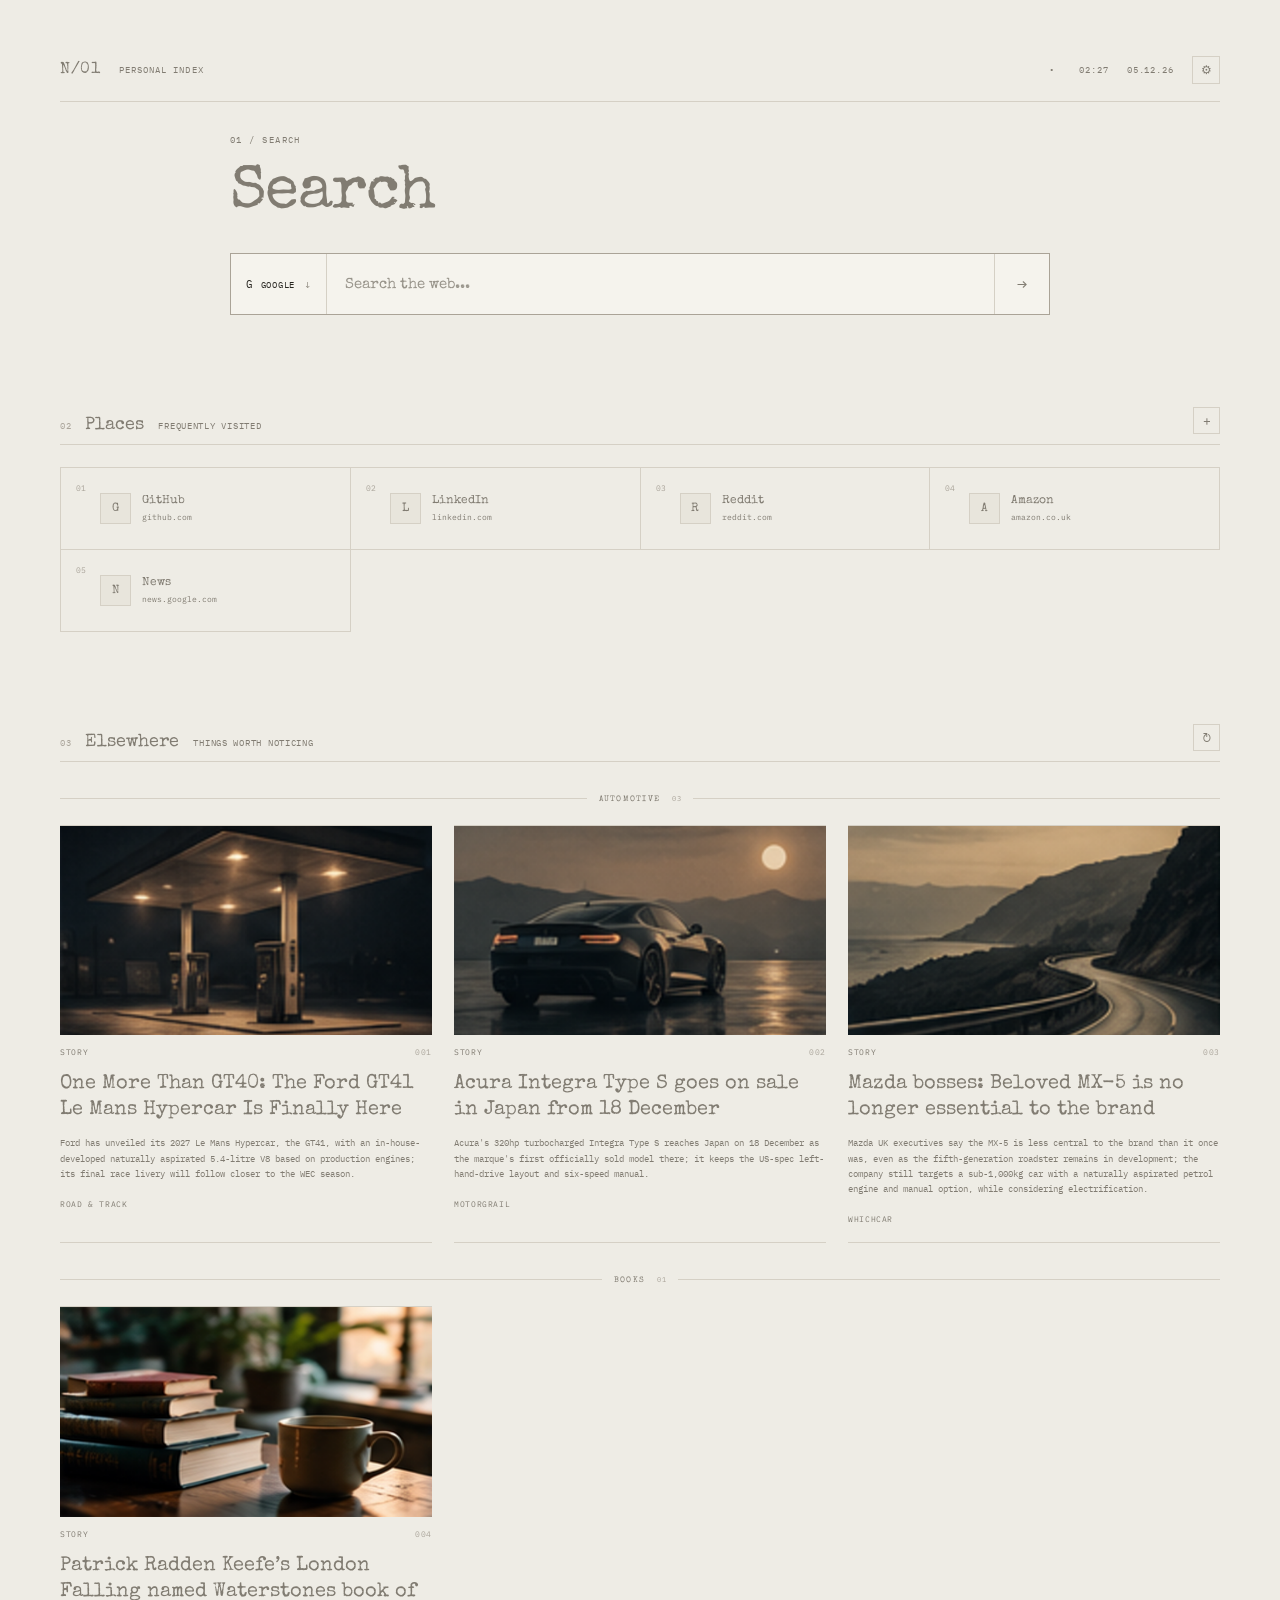
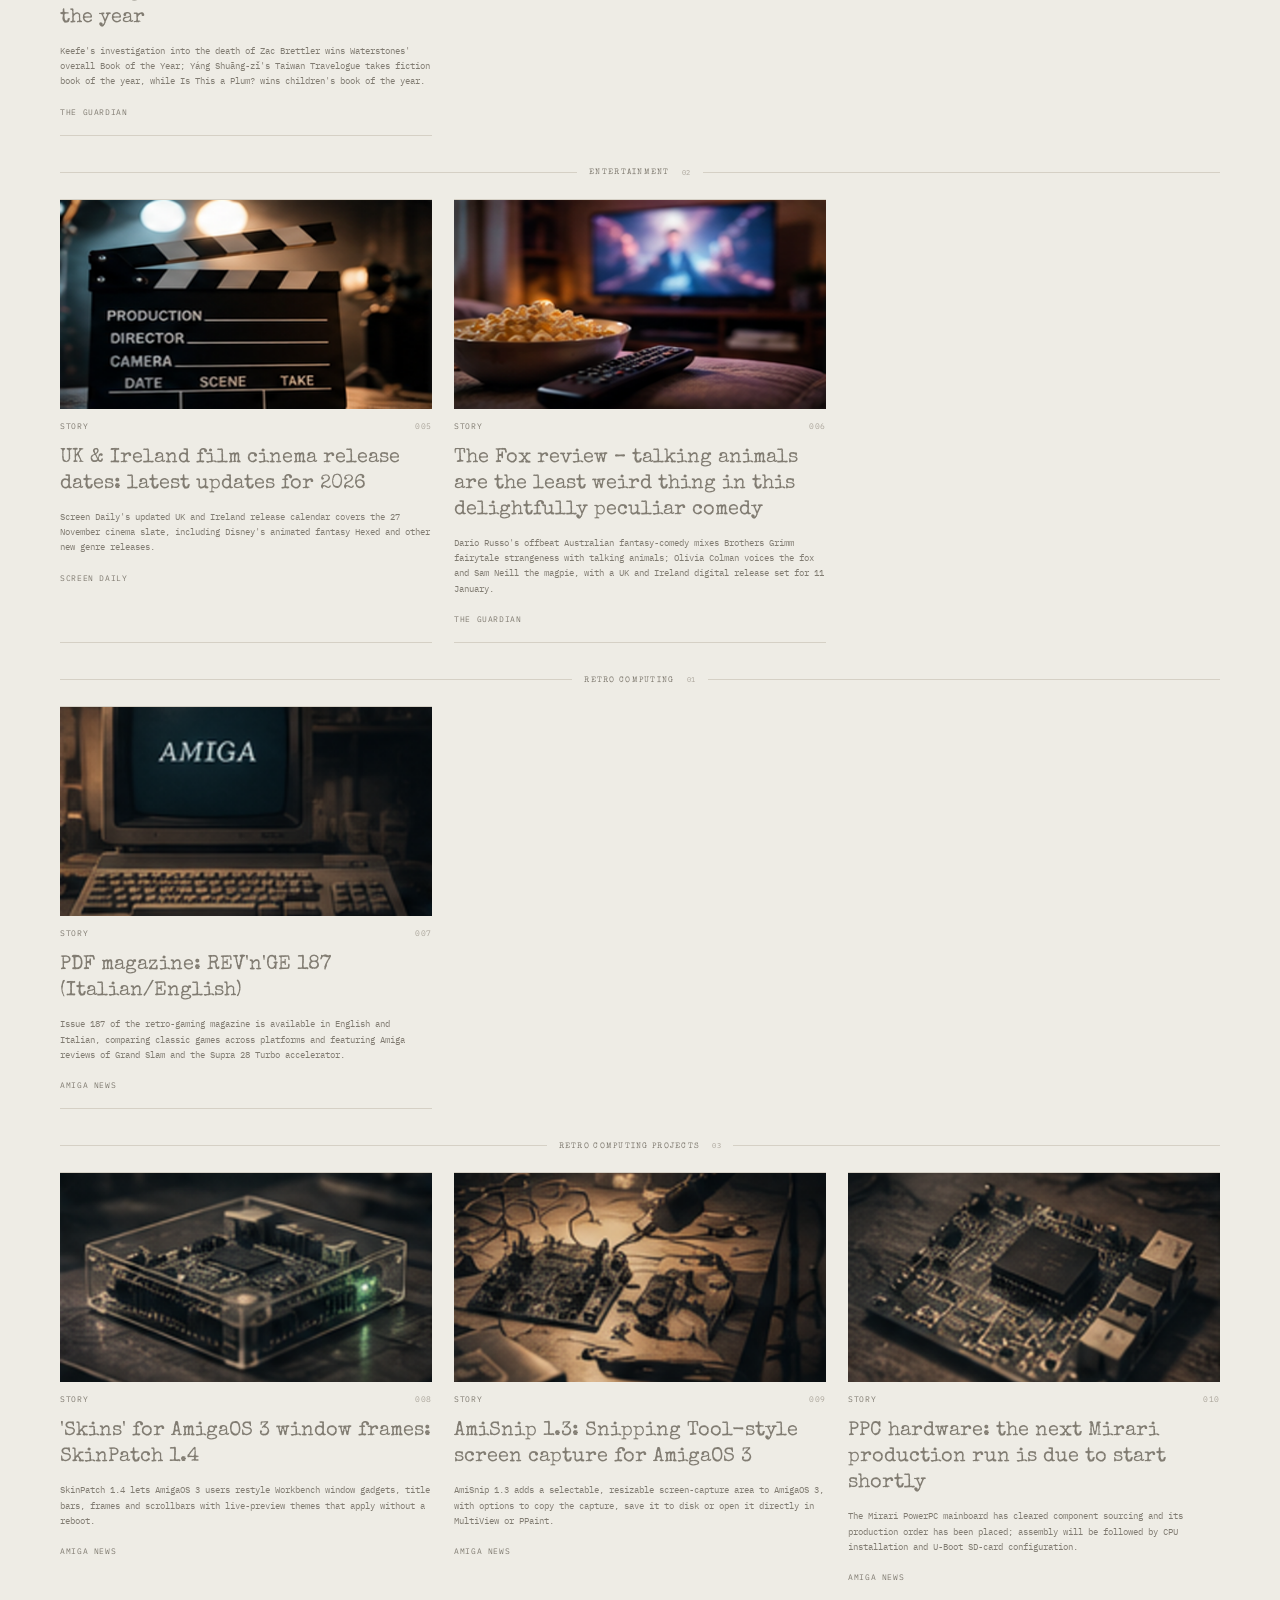
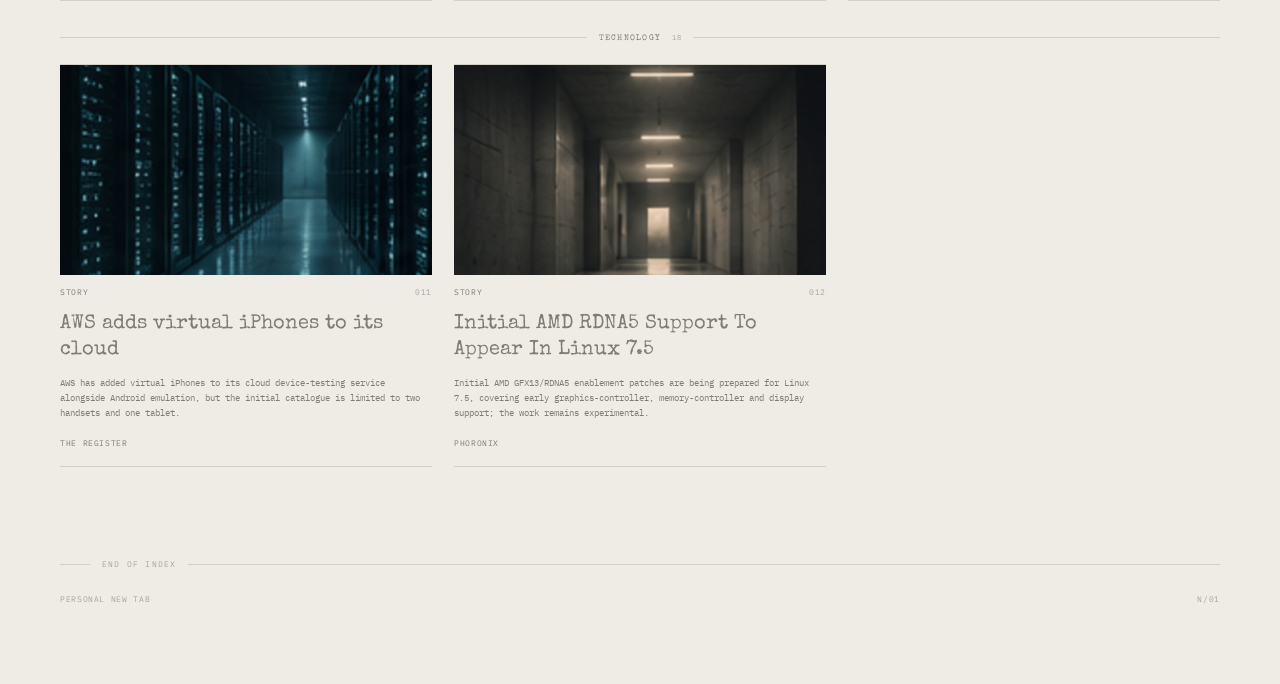
<file: index.html>
<!DOCTYPE html>
<html lang="en">

<head>

    <meta charset="UTF-8">

    <meta
        name="viewport"
        content="width=device-width, initial-scale=1.0"
    >

    <title>New Tab</title>

    <link
        rel="preconnect"
        href="https://fonts.googleapis.com"
    >

    <link
        rel="preconnect"
        href="https://fonts.gstatic.com"
        crossorigin
    >

    <link
        href="https://fonts.googleapis.com/css2?family=IBM+Plex+Mono:wght@300;400;500&family=Special+Elite&display=swap"
        rel="stylesheet"
    >

    <link
        rel="stylesheet"
        href="style/main.css"
    >

</head>


<body>


<div class="page">


    <!-- ============================================================
         TOP BAR
         ============================================================ -->

    <header class="topbar">

        <div class="topbar-left">

            <div class="logo">
                N/01
            </div>

            <div class="location">
                PERSONAL INDEX
            </div>

        </div>


        <div class="topbar-right">

            <span
                class="weather"
                id="weather"
                title="Local weather"
                aria-label="Local weather"
                hidden
            >
                •
            </span>

            <span id="clock">
                14:23
            </span>

            <span id="date">
                19.09.26
            </span>

            <button
                class="settings-button"
                id="settingsButton"
                type="button"
                aria-label="Settings"
                title="Settings"
            >
                ⚙
            </button>

        </div>

    </header>



    <!-- ============================================================
         SEARCH
         ============================================================ -->

    <section class="hero">

        <div class="hero-kicker">
            01 / SEARCH
        </div>

        <h1 class="hero-title">
            Search
        </h1>


        <form
            class="search"
            id="searchForm"
        >


            <div class="provider-wrapper">


                <button
                    class="search-provider"
                    id="providerButton"
                    type="button"
                    aria-haspopup="true"
                    aria-expanded="false"
                >

                    <span
                        class="search-provider-mark"
                        id="providerMark"
                    >
                        G
                    </span>

                    <span
                        class="provider-name"
                        id="providerName"
                    >
                        Google
                    </span>

                    <span class="search-provider-arrow">
                        ↓
                    </span>

                </button>


                <div
                    class="provider-menu"
                    id="providerMenu"
                ></div>

            </div>


            <input
                id="searchInput"
                type="search"
                placeholder="Search the web..."
                autocomplete="off"
                aria-label="Search the web"
            >


            <div
                class="search-history"
                id="searchHistory"
                hidden
                aria-hidden="true"
            ></div>


            <button
                class="search-submit"
                type="submit"
                aria-label="Search"
            >
                →
            </button>


        </form>

    </section>



    <!-- ============================================================
         FREQUENT SITES
         ============================================================ -->

    <section class="section">


        <div class="section-header">


            <div class="section-heading">

                <span class="section-number">
                    02
                </span>

                <h2 class="section-title">
                    Places
                </h2>

                <p class="section-description">
                    Frequently visited
                </p>

            </div>


            <button
                class="section-action"
                id="placesEdit"
                type="button"
                aria-label="Choose sites"
                title="Choose sites"
            >
                +
            </button>


        </div>


        <div
            class="site-grid"
            id="siteGrid"
        ></div>


        <div
            class="places-modal"
            id="placesModal"
            hidden
        >

            <div
                class="places-modal-backdrop"
                data-places-close
            ></div>

            <div
                class="places-dialog"
                role="dialog"
                aria-modal="true"
                aria-labelledby="placesDialogTitle"
            >

                <div class="places-dialog-header">

                    <div>

                        <span class="places-dialog-kicker">
                            02 / PLACES
                        </span>

                        <h3
                            class="places-dialog-title"
                            id="placesDialogTitle"
                        >
                            Manage places
                        </h3>

                    </div>

                    <button
                        class="places-dialog-close"
                        id="placesClose"
                        type="button"
                        aria-label="Close"
                    >
                        ×
                    </button>

                </div>

                <p class="places-dialog-description">
                    Choose a site to edit, or add a new one below.
                </p>

                <div
                    class="places-list"
                    id="placesList"
                ></div>

                <div class="places-editor">

                    <div class="places-editor-header">

                        <span
                            class="places-editor-kicker"
                            id="placesEditorKicker"
                        >
                            ADD SITE
                        </span>

                        <span
                            class="places-editor-status"
                            id="placesEditorStatus"
                            aria-live="polite"
                            hidden
                        ></span>

                    </div>

                    <div class="places-editor-fields">

                        <label class="places-field">

                            <span>
                                Name
                            </span>

                            <input
                                id="siteNameInput"
                                type="text"
                                placeholder="Site name"
                                autocomplete="off"
                            >

                        </label>

                        <label class="places-field">

                            <span>
                                URL
                            </span>

                            <input
                                id="siteUrlInput"
                                type="url"
                                placeholder="https://example.com"
                                autocomplete="off"
                            >

                        </label>

                    </div>

                    <div class="places-editor-actions">

                        <button
                            class="places-dialog-button danger"
                            id="removeSiteButton"
                            type="button"
                            hidden
                        >
                            Remove
                        </button>

                        <div class="places-editor-primary">

                            <button
                                class="places-dialog-button primary"
                                id="saveSiteButton"
                                type="button"
                            >
                                Add site
                            </button>

                        </div>

                    </div>

                </div>

                <div class="places-dialog-footer">

                    <button
                        class="places-dialog-button primary"
                        id="placesDone"
                        type="button"
                    >
                        Done
                    </button>

                </div>

            </div>

        </div>

    </section>


    <div
        class="settings-modal"
        id="settingsModal"
        hidden
    >

        <div
            class="settings-modal-backdrop"
            data-settings-close
        ></div>

        <div
            class="settings-dialog"
            role="dialog"
            aria-modal="true"
            aria-labelledby="settingsDialogTitle"
        >

            <div class="settings-dialog-header">

                <div>

                    <span class="settings-dialog-kicker">
                        00 / SETTINGS
                    </span>

                    <h3
                        class="settings-dialog-title"
                        id="settingsDialogTitle"
                    >
                        Settings
                    </h3>

                </div>

                <button
                    class="settings-dialog-close"
                    id="settingsClose"
                    type="button"
                    aria-label="Close settings"
                >
                    ×
                </button>

            </div>

            <p class="settings-dialog-description">
                Configure how the index behaves.
            </p>

            <div class="settings-group">

                <div class="settings-group-header">

                    <span class="settings-group-kicker">
                        APPEARANCE
                    </span>

                    <span class="settings-group-description">
                        Choose how the page is lit.
                    </span>

                </div>

                <div
                    class="settings-theme-options"
                    role="radiogroup"
                    aria-label="Theme"
                >

                    <label class="settings-theme-option">

                        <input
                            type="radio"
                            name="theme"
                            id="themeSystem"
                            value="system"
                        >

                        <span class="settings-theme-option-body">

                            <span class="settings-theme-option-title">
                                System
                            </span>

                            <span class="settings-theme-option-detail">
                                Follow device
                            </span>

                        </span>

                    </label>

                    <label class="settings-theme-option">

                        <input
                            type="radio"
                            name="theme"
                            id="themeLight"
                            value="light"
                        >

                        <span class="settings-theme-option-body">

                            <span class="settings-theme-option-title">
                                Light
                            </span>

                            <span class="settings-theme-option-detail">
                                Always light
                            </span>

                        </span>

                    </label>

                    <label class="settings-theme-option">

                        <input
                            type="radio"
                            name="theme"
                            id="themeDark"
                            value="dark"
                        >

                        <span class="settings-theme-option-body">

                            <span class="settings-theme-option-title">
                                Dark
                            </span>

                            <span class="settings-theme-option-detail">
                                Always dark
                            </span>

                        </span>

                    </label>

                </div>

            </div>

            <div class="settings-group">

                <div class="settings-group-header">

                    <span class="settings-group-kicker">
                        LOCAL WEATHER
                    </span>

                    <span class="settings-group-description">
                        Uses your location only when enabled.
                    </span>

                </div>

                <label class="settings-switch-row">

                    <span class="settings-switch-copy">

                        <span class="settings-switch-title">
                            Show weather
                        </span>

                        <span class="settings-switch-detail">
                            Local conditions in the top bar.
                        </span>

                    </span>

                    <span class="settings-switch">

                        <input
                            type="checkbox"
                            id="weatherToggleSetting"
                        >

                        <span class="settings-switch-track">
                            <span class="settings-switch-thumb"></span>
                        </span>

                    </span>

                </label>

            </div>

            <div class="settings-group">

                <div class="settings-group-header">

                    <span class="settings-group-kicker">
                        SEARCH ENGINES
                    </span>

                    <span class="settings-group-description">
                        Choose which engines appear and which one starts selected.
                    </span>

                </div>

                <div
                    class="settings-engine-list"
                    id="searchEngineSettings"
                ></div>

                <button
                    class="settings-add-engine-button"
                    id="addSearchEngineButton"
                    type="button"
                >
                    + ADD SEARCH ENGINE
                </button>

                <div
                    class="settings-engine-editor"
                    id="searchEngineEditor"
                    hidden
                >

                    <div class="settings-engine-editor-header">

                        <span class="settings-engine-editor-kicker">
                            NEW SEARCH ENGINE
                        </span>

                        <button
                            class="settings-engine-editor-close"
                            id="cancelSearchEngineButton"
                            type="button"
                            aria-label="Cancel adding search engine"
                            title="Cancel"
                        >
                            ×
                        </button>

                    </div>

                    <div class="settings-engine-editor-fields">

                        <label class="settings-engine-field">

                            <span>
                                Name
                            </span>

                            <input
                                id="searchEngineNameInput"
                                type="text"
                                placeholder="Search engine or AI agent"
                                autocomplete="off"
                            >

                        </label>

                        <label class="settings-engine-field">

                            <span>
                                Search URL
                            </span>

                            <input
                                id="searchEngineUrlInput"
                                type="url"
                                placeholder="https://example.com/search?q={query}"
                                autocomplete="off"
                            >

                        </label>

                        <label class="settings-engine-field">

                            <span>
                                Placeholder
                            </span>

                            <input
                                id="searchEnginePlaceholderInput"
                                type="text"
                                placeholder="Search the web..."
                                autocomplete="off"
                            >

                        </label>

                    </div>

                    <p
                        class="settings-engine-editor-help"
                        id="searchEngineEditorStatus"
                        aria-live="polite"
                    >
                        Use {query} where the search text should be inserted.
                    </p>

                    <div class="settings-engine-editor-actions">

                        <button
                            class="settings-dialog-button primary"
                            id="saveSearchEngineButton"
                            type="button"
                        >
                            Add engine
                        </button>

                    </div>

                </div>

            </div>

            <div class="settings-dialog-footer">

                <button
                    class="settings-dialog-button primary"
                    id="settingsDone"
                    type="button"
                >
                    Done
                </button>

            </div>

        </div>

    </div>


    <!-- ============================================================
         NEWS
         ============================================================ -->

    <section class="section">


        <div class="section-header">


            <div class="section-heading">

                <span class="section-number">
                    03
                </span>

                <h2 class="section-title">
                    Elsewhere
                </h2>

                <p class="section-description">
                    Things worth noticing
                </p>

            </div>


            <button
                class="section-action"
                id="refreshArticles"
                type="button"
                aria-label="Refresh articles"
                title="Refresh articles"
            >
                ↻
            </button>


        </div>


        <div
            class="article-grid"
            id="articleGrid"
        ></div>


        <template id="articleTemplate">

            <article class="article">

                <a
                    class="article-link"
                    href=""
                >

                    <div class="article-image">

                        <img
                            class="article-image-content"
                            src=""
                            alt=""
                            loading="lazy"
                        >

                        <span class="article-image-placeholder">
                            IMAGE
                        </span>

                    </div>

                    <div class="article-meta">

                        <span>
                            STORY
                        </span>

                        <span class="article-number">
                        </span>

                    </div>

                    <div class="article-content">

                        <h3 class="article-title">
                        </h3>

                        <p class="article-description">
                        </p>

                        <div class="article-footer">

                            <span class="article-source">
                            </span>

                        </div>

                    </div>

                </a>

            </article>

        </template>


        <div
            class="article-sentinel"
            id="articleSentinel"
            aria-hidden="true"
        ></div>

    </section>



    <!-- ============================================================
         FOOTER
         ============================================================ -->

    <div class="divider">
        END OF INDEX
    </div>


    <footer class="footer">

        <span>
            PERSONAL NEW TAB
        </span>

        <span>
            N/01
        </span>

    </footer>


</div>


<script src="js/script.js"></script>

</body>

</html>
</file>
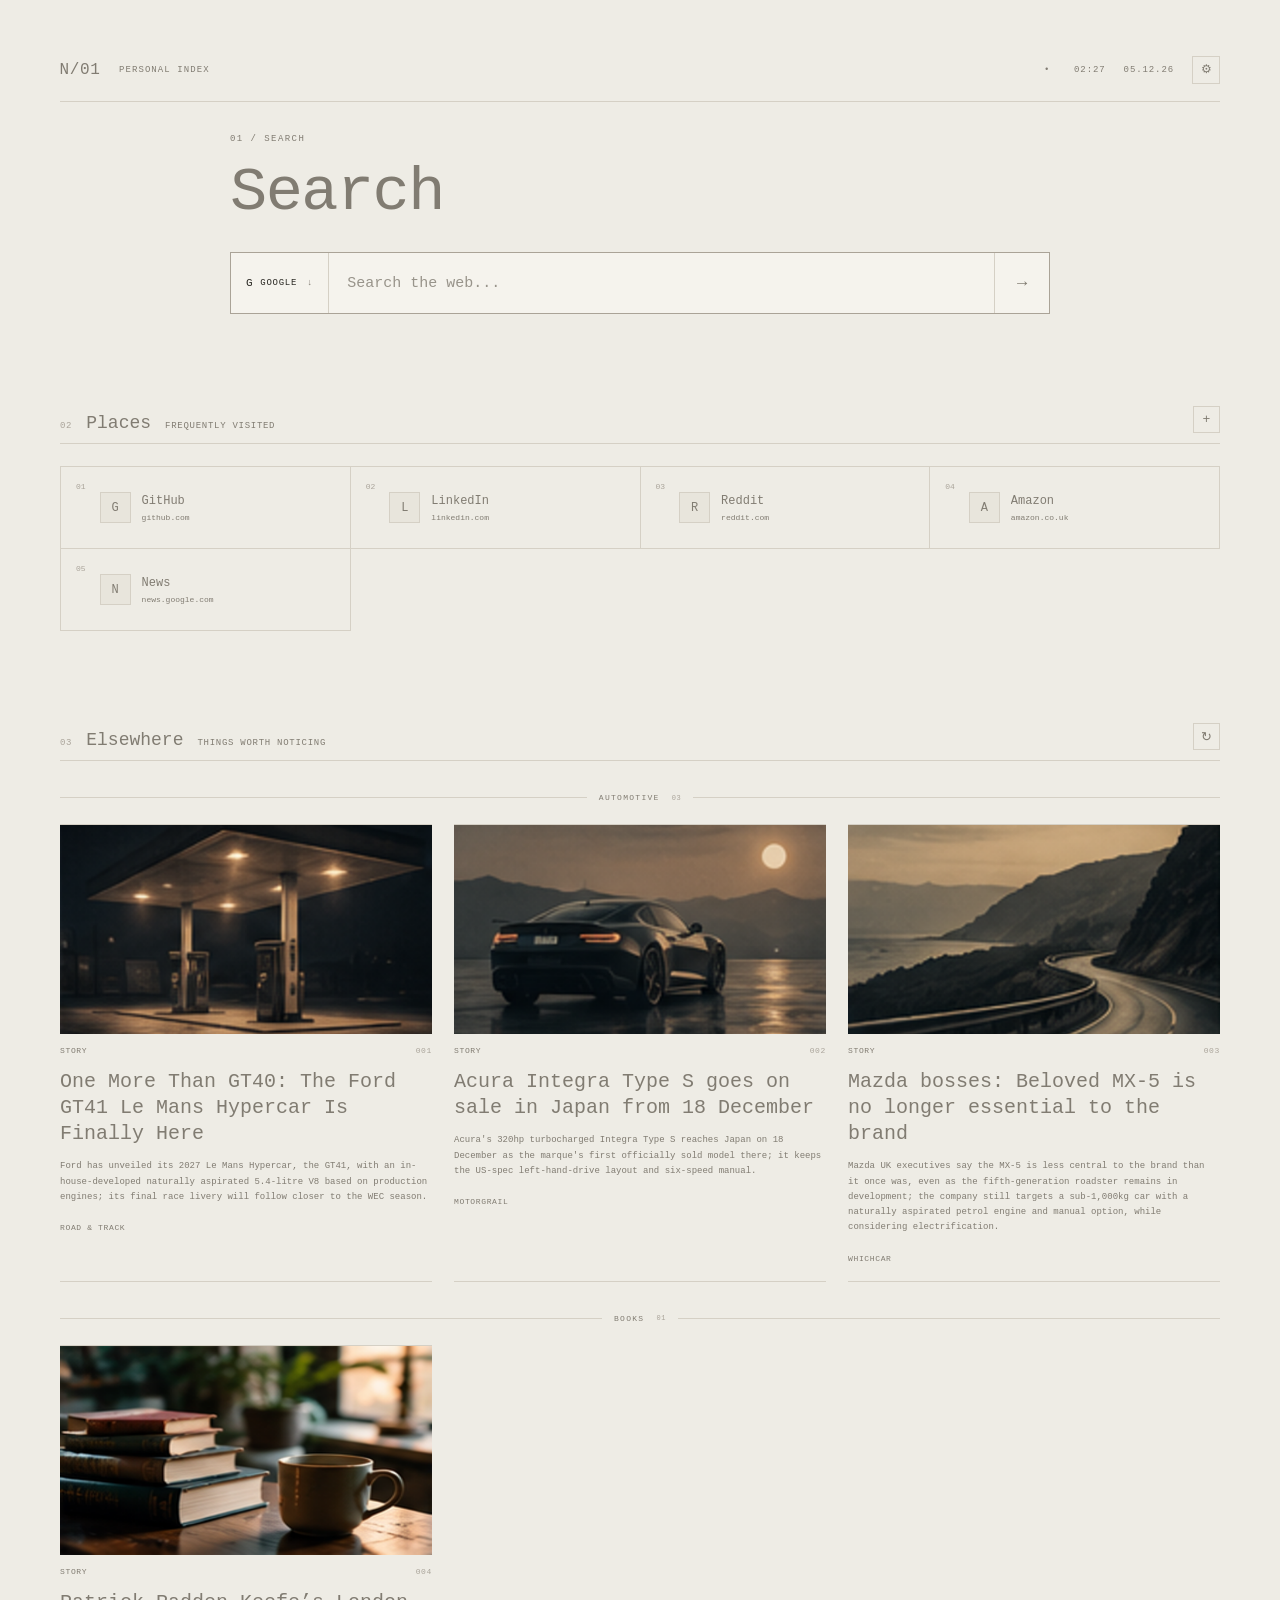
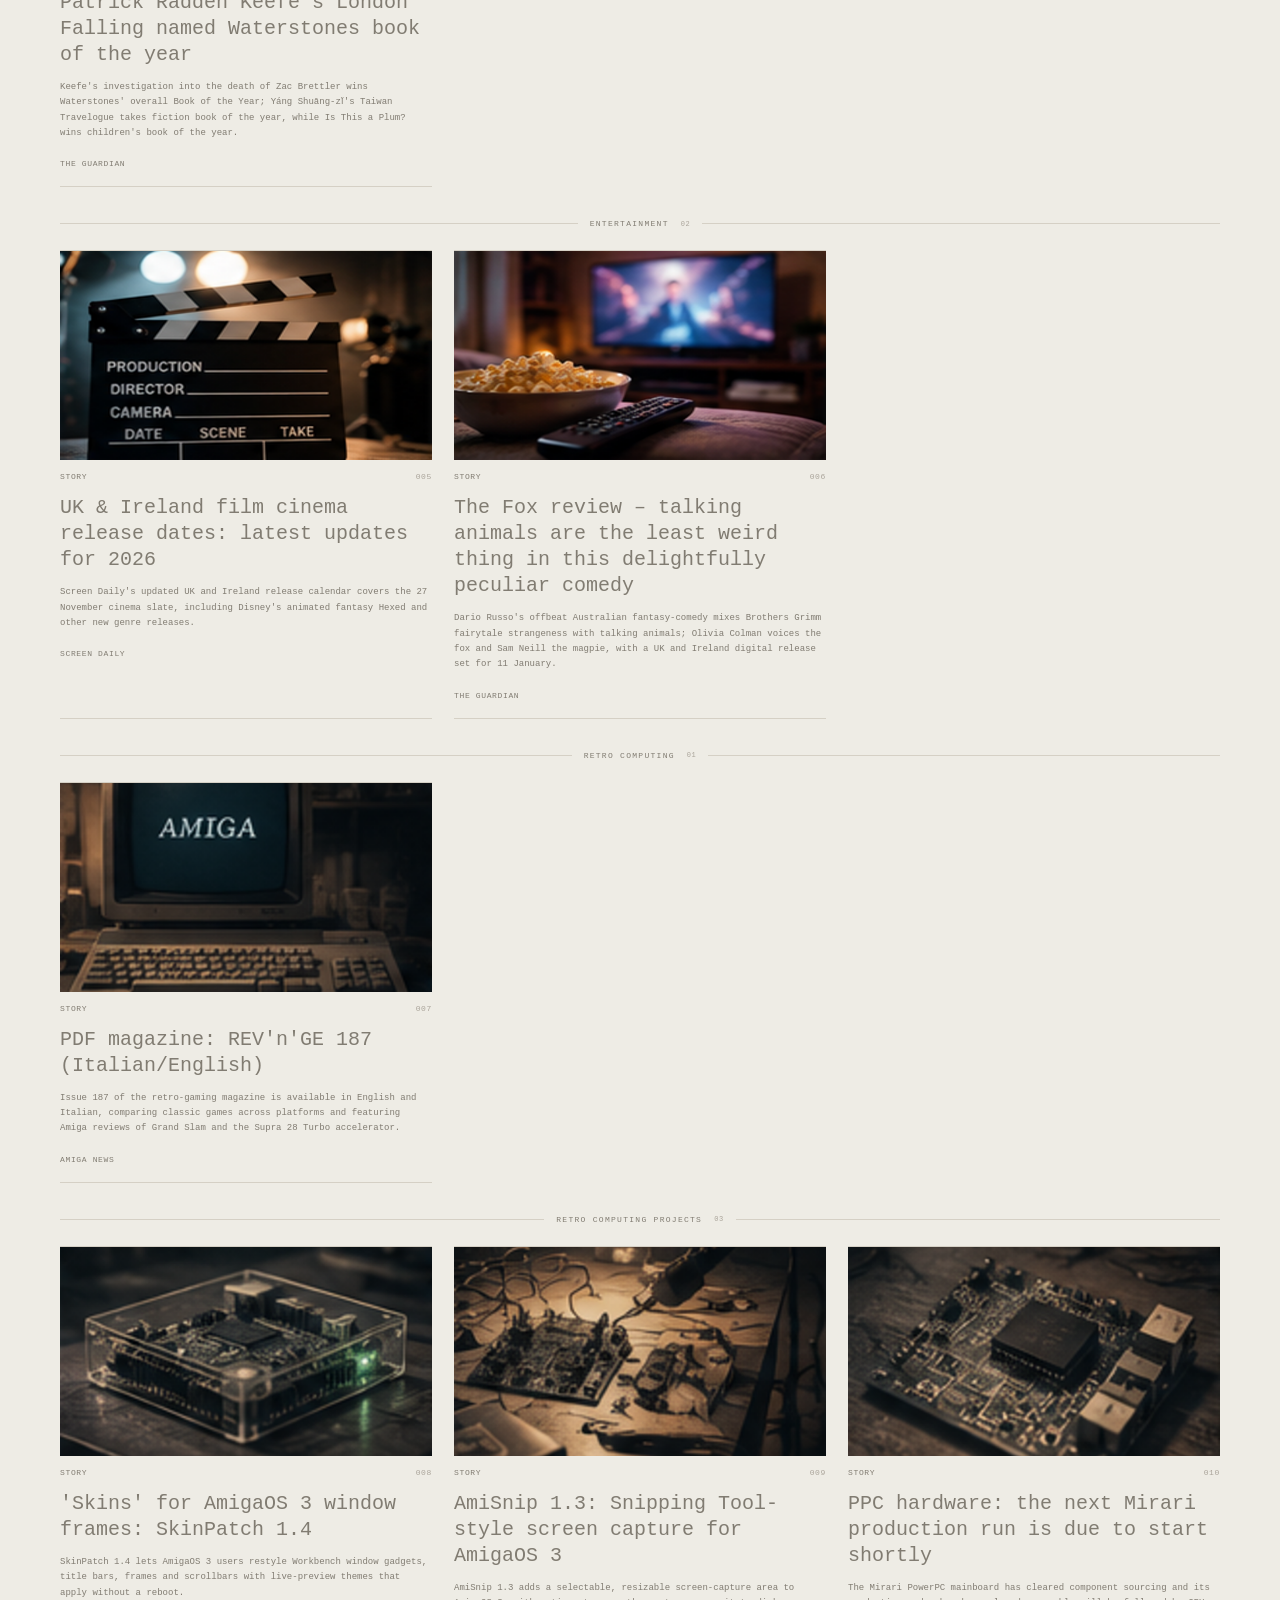
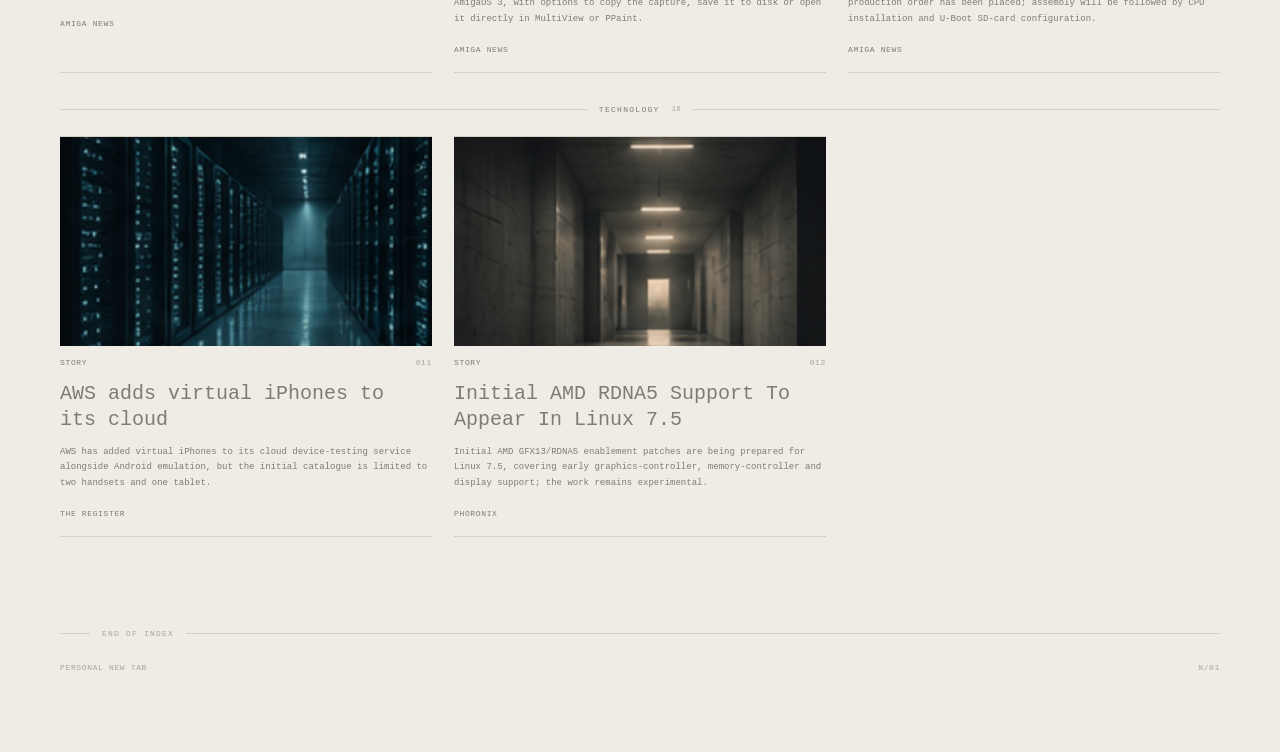
<file: extension/newtab.html>
<!doctype html>
<html lang="en">
<head>
    <meta charset="utf-8">
    <meta name="referrer" content="no-referrer">
    <title>Liminal New Tab</title>
</head>
<body>
    <script src="redirect.js"></script>
</body>
</html>
</file>
<file: style/main.css>
/* ================================================================
   HALLOWEEN EFFECTS
================================================================ */

.halloween-bats {

    position:
        absolute;

    top:
        0;
    left:
        0;
    right:
        0;
    bottom:
        0;

    z-index:
        0;

    overflow:
        hidden;

    pointer-events:
        none;
}


.halloween-bat {

    position:
        absolute;

    width:
        0;

    height:
        0;

    color:
        var(--text);

    opacity:
        0.12;

    will-change:
        transform;
}


.halloween-bat-ltr {

    left:
        -70px;

    animation:
        halloween-bat-flight-ltr
        var(--bat-duration)
        linear
        var(--bat-delay)
        infinite;
}


.halloween-bat-rtl {

    right:
        -70px;

    animation:
        halloween-bat-flight-rtl
        var(--bat-duration)
        linear
        var(--bat-delay)
        infinite;
}


.halloween-bat-visual {

    position:
        relative;

    transform-origin:
        0 0;

    width:
        0;

    height:
        0;

    display:
        block;
}


.halloween-bat-rtl .halloween-bat-visual {

    transform:
        scaleX(-1);

}


.halloween-bat-motion {

    position:
        relative;

    width:
        0;

    height:
        0;

    display:
        block;

    transform-origin:
        0 0;

    animation:
        halloween-bat-flutter
        0.68s
        ease-in-out
        infinite;
}

.halloween-bat-frame {

    position:
        absolute;

    display:
        block;

    width:
        auto;

    height:
        30px;

    max-width:
        none;

    object-fit:
        contain;

    opacity:
        0;

    will-change:
        opacity;

    transform-origin:
        0 0;
}


.halloween-bat-frame-1 {

    left:
        -25px;

    top:
        -5px;
}


.halloween-bat-frame-2 {

    left:
        -23px;

    top:
        -4px;
}


.halloween-bat-frame-3 {

    left:
        -25px;

    top:
        -25px;
}





.halloween-bat-frame-1,
.halloween-bat-frame-2,
.halloween-bat-frame-3 {

    filter:
        invert(0);
}


body.theme-dark .halloween-bat-frame-1,
body.theme-dark .halloween-bat-frame-2,
body.theme-dark .halloween-bat-frame-3 {

    filter:
        invert(1)
        brightness(0.86);
}


.halloween-bat-frame-1 {

    animation:
        halloween-bat-frame-1
        0.96s
        linear
        infinite;
}


.halloween-bat-frame-2 {

    animation:
        halloween-bat-frame-2
        0.96s
        linear
        infinite;
}


.halloween-bat-frame-3 {

    animation:
        halloween-bat-frame-3
        0.96s
        linear
        infinite;
}


@keyframes halloween-bat-frame-1 {

    0%,
    41.66%,
    100% {
        opacity:
            1;
    }

    41.67%,
    99.99% {
        opacity:
            0;
    }
}


@keyframes halloween-bat-frame-2 {

    0%,
    33.32%,
    75%,
    100% {
        opacity:
            0;
    }

    33.33%,
    58.33% {
        opacity:
            1;
    }

    58.34%,
    74.99% {
        opacity:
            0;
    }
}


@keyframes halloween-bat-frame-3 {

    0%,
    58.33%,
    91.67%,
    100% {
        opacity:
            0;
    }

    58.34%,
    91.66% {
        opacity:
            1;
    }
}


@keyframes halloween-bat-flutter {

    0% {

        transform:
            translateY(0)
            scale(var(--bat-size-scale));
    }

    12.5% {

        transform:
            translateY(
                calc(var(--bat-rise) * 0.707)
            )
            scale(var(--bat-size-scale));
    }

    25% {

        transform:
            translateY(
                var(--bat-rise)
            )
            scale(var(--bat-size-scale));
    }

    37.5% {

        transform:
            translateY(
                calc(var(--bat-rise) * 0.707)
            )
            scale(var(--bat-size-scale));
    }

    50% {

        transform:
            translateY(0)
            scale(var(--bat-size-scale));
    }

    62.5% {

        transform:
            translateY(
                calc(var(--bat-rise) * -0.707)
            )
            scale(var(--bat-size-scale));
    }

    75% {

        transform:
            translateY(
                calc(var(--bat-rise) * -1)
            )
            scale(var(--bat-size-scale));
    }

    87.5% {

        transform:
            translateY(
                calc(var(--bat-rise) * -0.707)
            )
            scale(var(--bat-size-scale));
    }

    100% {

        transform:
            translateY(0)
            scale(var(--bat-size-scale));
    }
}


@keyframes halloween-bat-flight-ltr {

    0% {

        transform:
            translate3d(
                0,
                0,
                0
            );
    }

    100% {

        transform:
            translate3d(
                calc(100vw + 140px),
                0,
                0
            );
    }
}


@keyframes halloween-bat-flight-rtl {

    0% {

        transform:
            translate3d(
                0,
                0,
                0
            );
    }

    100% {

        transform:
            translate3d(
                calc(-100vw - 140px),
                0,
                0
            );
    }
}


.halloween-pumpkin-cluster {

    position:
        absolute;

    right:
        52px;

    bottom:
        -5px;

    width:
        112px;

    height:
        38px;

    z-index:
        2;

    pointer-events:
        none;
}


.halloween-pumpkin {

    position:
        absolute;

    left:
        0;

    bottom:
        0;

    width:
        34px;

    height:
        34px;

    transform:
        translate(-50%, var(--pumpkin-lift))
        rotate(var(--pumpkin-rotation))
        scale(var(--pumpkin-scale));

    transform-origin:
        50% 100%;
}


.halloween-pumpkin .halloween-pumpkin-light,
.halloween-pumpkin .halloween-pumpkin-dark {

    position:
        absolute;

    left:
        0;

    bottom:
        0;

    width:
        100%;

    height:
        auto;
}


.halloween-pumpkin-dark {

    display:
        none;
}


body.theme-dark .halloween-pumpkin-light {

    display:
        none;
}


body.theme-dark .halloween-pumpkin-dark {

    display:
        block;
}


body.theme-dark .halloween-bat-frame {

    filter:
        invert(1)
        brightness(0.86);
}


@media (prefers-reduced-motion: reduce) {

    .halloween-bats {

        display:
            none;
    }

    .halloween-pumpkin {

        transform:
            translate(-50%, var(--pumpkin-lift))
            rotate(var(--pumpkin-rotation))
            scale(var(--pumpkin-scale));
    }

}


/* ================================================================
   FIREWORKS
================================================================ */

.fireworks {

    position:
        fixed;

    inset:
        0;

    z-index:
        0;

    width:
        100vw;

    height:
        100vh;

    display:
        block;

    overflow:
        hidden;

    pointer-events:
        none;
}


@media (prefers-reduced-motion: reduce) {

    .fireworks {

        display:
            none;
    }

}


/* ================================================================
   DESIGN TOKENS — LIGHT LIMINAL
================================================================ */

:root {

    --background: #eeece5;

    --surface: #f5f3ed;

    --surface-subtle: #e8e5dc;

    --text: #292722;

    --muted: #817c72;

    --faint: #aaa49a;

    --line: #d5d0c5;

    --line-strong: #aaa397;

    --placeholder: #dedbd2;

    --placeholder-text: #a19b90;

    --font-display:
        "Special Elite",
        "Courier New",
        monospace;

    --font-mono:
        "IBM Plex Mono",
        "Courier New",
        monospace;

    --page-width: 1160px;
}


/* ================================================================
   DARK LIMINAL
================================================================ */

body.theme-dark {

    /*
     * Deep, desaturated blue rather than black.
     *
     * The small amount of blue keeps the page feeling cool and
     * nocturnal without turning it into a conventional "dark UI".
     */

    --background: #111820;

    --surface: #171f28;

    --surface-subtle: #202a34;

    --text: #d9dedf;

    --muted: #89949d;

    --faint: #59656f;

    --line: #303b45;

    --line-strong: #4a5863;

    --placeholder: #232d36;

    --placeholder-text: #626f79;
}


/* ================================================================
   SYSTEM THEME
================================================================ */

@media (prefers-color-scheme: dark) {

    body:not(.theme-light) {

        --background: #111820;

        --surface: #171f28;

        --surface-subtle: #202a34;

        --text: #d9dedf;

        --muted: #89949d;

        --faint: #59656f;

        --line: #303b45;

        --line-strong: #4a5863;

        --placeholder: #232d36;

        --placeholder-text: #626f79;
    }
}


/* ================================================================
   RESET
================================================================ */

* {
    box-sizing: border-box;
}

html,
body {
    margin: 0;
    min-height: 100%;
}

body {

    position:
        relative;

    background:
        var(--background);

    color:
        var(--muted);

    font-family:
        var(--font-mono);

    -webkit-font-smoothing:
        antialiased;

    transition:
        background 250ms ease,
        color 250ms ease;
}

button,
input {
    font: inherit;
}

button {
    cursor: pointer;
}

a {
    color: inherit;
    text-decoration: none;
}


/* ================================================================
   CHRISTMAS SNOW
================================================================ */

.page {

    position:
        relative;

    z-index:
        1;
}


.christmas-snow {

    position:
        absolute;

    top:
        0;

    left:
        0;

    right:
        0;

    bottom:
        0;

    z-index:
        0;

    overflow:
        hidden;

    pointer-events:
        none;
}


.christmas-snowflake {

    position:
        absolute;

    top:
        var(--snow-top);

    display:
        block;

    color:
        var(--text);

    font-family:
        var(--font-display);

    font-size:
        var(--snow-size);

    line-height:
        1;

    opacity:
        var(--snow-opacity);

    user-select:
        none;

    will-change:
        transform;

    animation:
        christmas-snowfall
        var(--snow-duration)
        linear
        var(--snow-delay)
        infinite;
}


@keyframes christmas-snowfall {

    0% {

        transform:
            translate3d(
                0,
                -10vh,
                0
            )
            rotate(0deg);

    }

    50% {

        transform:
            translate3d(
                var(--snow-drift),
                50vh,
                0
            )
            rotate(180deg);

    }

    100% {

        transform:
            translate3d(
                0,
                110vh,
                0
            )
            rotate(360deg);

    }
}


@media (prefers-reduced-motion: reduce) {

    .christmas-snow {
        display: none;
    }

}


/* ================================================================
   PAGE
================================================================ */

.page {

    width:
        calc(100% - 40px);

    max-width:
        var(--page-width);

    margin:
        0 auto;

    padding:
        38px 0 80px;
}


/* ================================================================
   WEATHER
================================================================ */

.weather {
    display: inline-grid;
    place-items: center;

    width: 18px;
    height: 18px;

    color: var(--muted);
}

.weather svg {
    width: 16px;
    height: 16px;

    fill: none;
    stroke: currentColor;
    stroke-width: 1.25;
    stroke-linecap: round;
    stroke-linejoin: round;
}


/* ================================================================
   TOP BAR
================================================================ */

.topbar {
    position: sticky;
    top: 0;
    z-index: 100;

    /* existing styles */
    display: flex;
    align-items: center;
    justify-content: space-between;
    height: 64px;
    border-bottom: 1px solid var(--line);
    background: var(--background);
}


.topbar-left {

    display:
        flex;

    align-items:
        center;

    gap:
        18px;
}


.logo {

    font-family:
        var(--font-display);

    font-size:
        16px;

    letter-spacing:
        0.04em;
}


.location {

    color:
        var(--muted);

    font-size:
        9px;

    letter-spacing:
        0.12em;

    text-transform:
        uppercase;
}


.topbar-right {

    display:
        flex;

    align-items:
        center;

    gap:
        18px;

    color:
        var(--muted);

    font-size:
        9px;

    letter-spacing:
        0.1em;

    text-transform:
        uppercase;
}


/* ================================================================
   SETTINGS BUTTON
================================================================ */

.settings-button {

    width:
        28px;

    height:
        28px;

    padding:
        0;

    border:
        1px solid var(--line);

    background:
        transparent;

    color:
        var(--muted);

    font-size:
        12px;

    line-height:
        1;

    transition:
        color 150ms ease,
        border-color 150ms ease;
}

.settings-button:hover {

    color:
        var(--text);

    border-color:
        var(--line-strong);
}


/* ================================================================
   HERO / SEARCH
================================================================ */

.hero {

    padding-top: 32px;

    width:
        min(820px, 100%);

    margin:
        0 auto;
}


.hero-kicker {

    margin-bottom:
        18px;

    color:
        var(--muted);

    font-size:
        9px;

    letter-spacing:
        0.16em;

    text-transform:
        uppercase;
}


.hero-title {

    margin:
        0 0 28px;

    font-family:
        var(--font-display);

    font-size:
        clamp(34px, 6vw, 62px);

    font-weight:
        normal;

    line-height:
        1;

    letter-spacing:
        -0.025em;
}


/* ================================================================
   SEARCH
================================================================ */

.search {

    position:
        relative;

    display:
        flex;

    align-items:
        center;

    height:
        62px;

    border:
        1px solid var(--line);

    background:
        var(--surface);

    transition:
        border-color 150ms ease,
        background 150ms ease;
}


.search:focus-within {

    border-color:
        var(--line-strong);
}


.provider-wrapper {

    position:
        relative;

    height:
        100%;
}


.search-provider {

    display:
        flex;

    align-items:
        center;

    height:
        100%;

    padding:
        0 15px;

    border:
        0;

    border-right:
        1px solid var(--line);

    background:
        transparent;

    color:
        var(--text);

    font-size:
        9px;

    letter-spacing:
        0.08em;

    text-transform:
        uppercase;

    white-space:
        nowrap;
}


.search-provider-mark {

    margin-right:
        7px;

    font-size:
        11px;
}


.search-provider-arrow {

    margin-left:
        10px;

    color:
        var(--muted);
}


.search input {

    flex:
        1;

    min-width:
        0;

    height:
        100%;

    padding:
        0 18px;

    border:
        0;

    outline:
        0;

    background:
        transparent;

    color:
        var(--text);

    font-family:
        var(--font-display);

    font-size:
        15px;
}


.search input::placeholder {

    color:
        var(--muted);

    opacity:
        0.8;
}


.search-submit {

    width:
        55px;

    height:
        100%;

    border:
        0;

    border-left:
        1px solid var(--line);

    background:
        transparent;

    color:
        var(--muted);

    font-size:
        17px;
}


.search-submit:hover {

    color:
        var(--text);
}


.search-history {

    position:
        absolute;

    top:
        calc(100% + 8px);

    left:
        0;

    right:
        0;

    z-index:
        30;

    overflow:
        hidden;

    border:
        1px solid var(--line);

    background:
        var(--surface);

    box-shadow:
        0 12px 30px rgba(20,30,40,0.08);
}


.search-history-row {

    display:
        grid;

    grid-template-columns:
        minmax(0, 1fr) auto;

    border-bottom:
        1px solid var(--line);
}


.search-history-row.place {

    grid-template-columns:
        minmax(0, 1fr);
}


.search-history-row:last-child {

    border-bottom:
        0;
}


.search-history-row.highlighted,
.search-history-row:hover {

    background:
        var(--surface-subtle);
}


.search-history-suggestion {

    display:
        flex;

    align-items:
        center;

    min-width:
        0;

    padding:
        11px 12px;

    border:
        0;

    background:
        transparent;

    color:
        var(--text);

    text-align:
        left;

    font-family:
        var(--font-display);

    font-size:
        12px;
}


.search-history-text {

    overflow:
        hidden;

    min-width:
        0;

    text-overflow:
        ellipsis;

    white-space:
        nowrap;
}


.search-history-kind {

    flex:
        0 0 auto;

    margin-left:
        10px;

    color:
        var(--muted);

    font-family:
        var(--font-mono);

    font-size:
        8px;

    letter-spacing:
        0.12em;

    text-transform:
        uppercase;
}


.search-history-remove {

    width:
        42px;

    padding:
        0;

    border:
        0;

    border-left:
        1px solid var(--line);

    background:
        transparent;

    color:
        var(--muted);

    font-size:
        15px;
}


.search-history-remove:hover {

    color:
        var(--text);

}


.search-history-suggestion:focus-visible,
.search-history-remove:focus-visible {

    outline:
        1px solid var(--line-strong);

    outline-offset:
        -1px;
}


/* ================================================================
   SEARCH PROVIDER MENU
================================================================ */

.provider-menu {

    position:
        absolute;

    top:
        68px;

    left:
        0;

    z-index:
        20;

    width:
        165px;

    padding:
        5px;

    border:
        1px solid var(--line);

    background:
        var(--surface);

    box-shadow:
        0 12px 30px rgba(20,30,40,0.08);

    display:
        none;
}


.provider-menu.open {
    display:
        block;
}


.provider-option {

    display:
        block;

    width:
        100%;

    padding:
        9px 10px;

    border:
        0;

    background:
        transparent;

    color:
        var(--muted);

    text-align:
        left;

    font-size:
        9px;

    letter-spacing:
        0.08em;

    text-transform:
        uppercase;
}


.provider-option:hover,
.provider-option.active {

    background:
        var(--surface-subtle);

    color:
        var(--text);
}


/* ================================================================
   SECTIONS
================================================================ */

.section {

    margin-top:
        92px;
}


.section-header {

    position:
        relative;

    position:
        relative;

    display:
        flex;

    align-items:
        flex-end;

    justify-content:
        space-between;

    margin-bottom:
        22px;

    padding-bottom:
        10px;

    border-bottom:
        1px solid var(--line);
}


.section-heading {

    display:
        flex;

    align-items:
        baseline;

    gap:
        14px;
}


.section-number {

    color:
        var(--faint);

    font-size:
        9px;

    letter-spacing:
        0.08em;
}


.section-title {

    margin:
        0;

    font-family:
        var(--font-display);

    font-size:
        18px;

    font-weight:
        normal;
}


.section-description {

    margin:
        0;

    color:
        var(--muted);

    font-size:
        9px;

    text-transform:
        uppercase;

    letter-spacing:
        0.08em;
}


.section-action {

    width:
        27px;

    height:
        27px;

    padding:
        0;

    border:
        1px solid var(--line);

    background:
        transparent;

    color:
        var(--muted);

    font-size:
        13px;
}


.section-action:hover {

    color:
        var(--text);

    border-color:
        var(--line-strong);
}


/* ================================================================
   FREQUENT SITES
================================================================ */

.site-grid {

    display:
        grid;

    grid-template-columns:
        repeat(4, minmax(0, 1fr));

    border-top:
        1px solid var(--line);

    border-left:
        1px solid var(--line);
}


.site {

    position:
        relative;

    display:
        flex;

    align-items:
        center;

    min-height:
        82px;

    padding:
        15px;

    border-right:
        1px solid var(--line);

    border-bottom:
        1px solid var(--line);

    background:
        var(--background);
}


.site:hover {

    background:
        var(--background);
}


.site.search-match {

    background:
        var(--surface-subtle);

    box-shadow:
        inset 0 0 0 1px var(--line-strong);
}


.site.search-match .site-icon {

    border-color:
        var(--line-strong);

    color:
        var(--text);
}


.site-index {

    align-self:
        flex-start;

    margin-right:
        14px;

    color:
        var(--faint);

    font-size:
        8px;
}


.site-icon {

    width:
        31px;

    height:
        31px;

    flex:
        0 0 auto;

    display:
        grid;

    place-items:
        center;

    margin-right:
        11px;

    border:
        1px solid var(--line);

    background:
        var(--surface-subtle);

    font-family:
        var(--font-display);

    font-size:
        12px;
}


.site-info {
    min-width:
        0;
}


.site-name {

    display:
        block;

    overflow:
        hidden;

    font-family:
        var(--font-display);

    font-size:
        12px;

    white-space:
        nowrap;

    text-overflow:
        ellipsis;
}


.site-url {

    display:
        block;

    margin-top:
        5px;

    overflow:
        hidden;

    color:
        var(--muted);

    font-size:
        8px;

    white-space:
        nowrap;

    text-overflow:
        ellipsis;
}


.site-remove {

    position:
        absolute;

    top:
        6px;

    right:
        7px;

    width:
        17px;

    height:
        17px;

    padding:
        0;

    border:
        0;

    background:
        transparent;

    color:
        var(--faint);

    font-size:
        13px;
}


.site-remove:hover {

    color:
        var(--text);
}


/* ================================================================
   ARTICLE CATEGORY MARKERS
================================================================ */

.article-category-marker {
    grid-column: 1 / -1;

    display: flex;
    align-items: center;

    gap: 12px;

    margin: 10px 0 0;

    color: var(--faint);

    font-size: 8px;

    letter-spacing: 0.16em;
    text-transform: uppercase;
}

.article-category-rule {
    flex: 1;

    height: 1px;

    background: var(--line);
}

.article-category-label {
    font-family: var(--font-display);

    color: var(--muted);

    white-space: nowrap;
}

.article-category-count {
    color: var(--faint);

    font-size: 7px;
    letter-spacing: 0.08em;
}



/* ================================================================
   ARTICLES
================================================================ */

.article-grid {

    display:
        grid;

    grid-template-columns:
        repeat(3, minmax(0, 1fr));

    gap:
        22px;
}


.article {

    display:
        flex;

    flex-direction:
        column;

    min-width:
        0;

    border-top:
        1px solid var(--line);

    border-bottom:
        1px solid var(--line);

    background:
        var(--background);
}


.article:hover {

    background:
        var(--background);
}


.article-image {

    width:
        100%;

    aspect-ratio:
        16 / 9;

    display:
        grid;

    place-items:
        center;

    background:
        var(--placeholder);

    color:
        var(--placeholder-text);

    font-size:
        8px;

    letter-spacing:
        0.16em;
}


.article-meta {

    display:
        flex;

    align-items:
        center;

    justify-content:
        space-between;

    padding:
        12px 0 0;

    color:
        var(--muted);

    font-size:
        8px;

    letter-spacing:
        0.08em;

    text-transform:
        uppercase;
}


.article-number {

    color:
        var(--faint);
}


.article-content {

    padding:
        14px 0 18px;
}


.article-title {

    margin:
        0;

    font-family:
        var(--font-display);

    font-size:
        20px;

    font-weight:
        normal;

    line-height:
        1.3;
}


.article-description {

    margin:
        12px 0 18px;

    color:
        var(--muted);

    font-size:
        9px;

    line-height:
        1.7;
}


.article-footer {

    display:
        flex;

    justify-content:
        space-between;

    color:
        var(--muted);

    font-size:
        8px;

    letter-spacing:
        0.08em;

    text-transform:
        uppercase;
}


/* ================================================================
   DIVIDER / FOOTER
================================================================ */

.divider {

    display:
        flex;

    align-items:
        center;

    gap:
        12px;

    margin-top:
        90px;

    color:
        var(--faint);

    font-size:
        8px;

    letter-spacing:
        0.15em;

    text-transform:
        uppercase;
}


.divider::before {

    content:
        "";

    width:
        30px;

    height:
        1px;

    background:
        var(--line);
}


.divider::after {

    content:
        "";

    flex:
        1;

    height:
        1px;

    background:
        var(--line);
}


.footer {

    display:
        flex;

    justify-content:
        space-between;

    margin-top:
        25px;

    color:
        var(--faint);

    font-size:
        8px;

    letter-spacing:
        0.08em;

    text-transform:
        uppercase;
}



/* ================================================================
   SETTINGS DIALOG
================================================================ */

body.settings-modal-open {
    overflow: hidden;
}


.settings-modal {
    position: fixed;
    inset: 0;
    z-index: 220;
}


.settings-modal-backdrop {
    position: absolute;
    inset: 0;
    background: rgba(20, 25, 30, 0.38);
}


.settings-dialog {
    position: absolute;

    top:
        50%;

    left:
        50%;

    width:
        min(620px, calc(100% - 28px));

    max-height:
        calc(100vh - 40px);

    margin:
        0;

    transform:
        translate(-50%, -50%);

    overflow:
        auto;

    padding:
        26px;

    border:
        1px solid var(--line-strong);

    background:
        var(--surface);

    box-shadow:
        0 24px 70px rgba(20,25,30,0.18);
}


.settings-dialog-header {
    display:
        flex;

    align-items:
        flex-start;

    justify-content:
        space-between;

    gap:
        20px;
}


.settings-dialog-kicker {
    display:
        block;

    margin-bottom:
        8px;

    color:
        var(--muted);

    font-size:
        8px;

    letter-spacing:
        0.16em;

    text-transform:
        uppercase;
}


.settings-dialog-title {
    margin:
        0;

    font-family:
        var(--font-display);

    font-size:
        24px;

    font-weight:
        normal;
}


.settings-dialog-close {
    width:
        28px;

    height:
        28px;

    flex:
        0 0 auto;

    padding:
        0;

    border:
        1px solid var(--line);

    background:
        transparent;

    color:
        var(--muted);

    font-size:
        16px;

    line-height:
        1;
}


.settings-dialog-close:hover {
    color:
        var(--text);

    border-color:
        var(--line-strong);
}


.settings-dialog-description {
    margin:
        12px 0 24px;

    color:
        var(--muted);

    font-size:
        9px;

    line-height:
        1.7;
}


.settings-group {
    margin-top:
        22px;

    padding-top:
        20px;

    border-top:
        1px solid var(--line);
}


.settings-dialog-description + .settings-group {
    margin-top:
        0;

    padding-top:
        0;

    border-top:
        0;
}


.settings-group-header {
    display:
        flex;

    align-items:
        baseline;

    justify-content:
        space-between;

    gap:
        16px;

    margin-bottom:
        12px;
}


.settings-group-kicker {
    color:
        var(--muted);

    font-size:
        8px;

    letter-spacing:
        0.14em;

    text-transform:
        uppercase;
}


.settings-group-description {
    color:
        var(--faint);

    font-size:
        8px;

    text-align:
        right;
}


.settings-theme-options {
    display:
        grid;

    grid-template-columns:
        repeat(3, minmax(0, 1fr));

    gap:
        8px;
}


.settings-theme-option {
    position:
        relative;

    min-width:
        0;

    cursor:
        pointer;
}


.settings-theme-option input {
    position:
        absolute;

    opacity:
        0;

    pointer-events:
        none;
}


.settings-theme-option-body {
    display:
        block;

    min-height:
        62px;

    padding:
        12px;

    border:
        1px solid var(--line);

    background:
        transparent;

    transition:
        background 150ms ease,
        border-color 150ms ease;
}


.settings-theme-option:hover .settings-theme-option-body {
    border-color:
        var(--line-strong);
}


.settings-theme-option input:checked + .settings-theme-option-body {
    background:
        var(--surface-subtle);

    border-color:
        var(--line-strong);
}


.settings-theme-option-title {
    display:
        block;

    font-family:
        var(--font-display);

    font-size:
        12px;
}


.settings-theme-option-detail {
    display:
        block;

    margin-top:
        6px;

    color:
        var(--muted);

    font-size:
        8px;

    letter-spacing:
        0.06em;

    text-transform:
        uppercase;
}


.settings-switch-row {
    display:
        flex;

    cursor:
        pointer;

    align-items:
        center;

    justify-content:
        space-between;

    gap:
        20px;

    min-height:
        52px;

    padding:
        12px;

    border:
        1px solid var(--line);
}


.settings-switch-copy {
    min-width:
        0;
}


.settings-switch-title {
    display:
        block;

    font-family:
        var(--font-display);

    font-size:
        11px;
}


.settings-switch-detail {
    display:
        block;

    margin-top:
        5px;

    color:
        var(--muted);

    font-size:
        8px;
}


.settings-switch {
    position:
        relative;

    width:
        40px;

    height:
        20px;

    flex:
        0 0 auto;
}


.settings-switch input {
    position:
        absolute;

    opacity:
        0;

    pointer-events:
        none;
}


.settings-switch-track {
    display:
        block;

    width:
        100%;

    height:
        100%;

    border:
        1px solid var(--line-strong);

    background:
        transparent;

    transition:
        background 150ms ease,
        border-color 150ms ease;
}


.settings-switch-thumb {
    position:
        absolute;

    top:
        4px;

    left:
        4px;

    width:
        10px;

    height:
        10px;

    border:
        1px solid var(--muted);

    background:
        var(--surface);

    transition:
        transform 150ms ease;
}


.settings-switch input:checked + .settings-switch-track .settings-switch-thumb {
    transform:
        translateX(20px);

    background:
        var(--text);

    border-color:
        var(--text);
}


.settings-switch input:focus-visible + .settings-switch-track,
.settings-theme-option input:focus-visible + .settings-theme-option-body,
.settings-engine-default input:focus-visible,
.settings-engine-enabled input:focus-visible,
.settings-placeholder-field input:focus-visible {
    outline:
        1px solid var(--line-strong);

    outline-offset:
        2px;
}


.settings-engine-list {
    border:
        1px solid var(--line);

    overflow:
        hidden;
}


.settings-engine-row {
    display:
        grid;

    grid-template-columns:
        24px minmax(0, 1fr) auto;

    align-items:
        center;

    gap:
        10px;

    min-height:
        60px;

    padding:
        10px 12px;

    border-bottom:
        1px solid var(--line);

    background:
        transparent;

    transition:
        background 120ms ease,
        opacity 120ms ease;
}


.settings-engine-row:last-child {
    border-bottom:
        0;
}


.settings-engine-row:hover,
.settings-engine-row.open {
    background:
        var(--surface-subtle);
}


.settings-engine-row.is-dragging {
    opacity:
        0.45;
}


.settings-engine-handle {
    display:
        grid;

    width:
        20px;

    height:
        32px;

    place-items:
        center;

    color:
        var(--faint);

    font-size:
        14px;

    line-height:
        1;

    cursor:
        grab;

    user-select:
        none;
}


.settings-engine-row:active .settings-engine-handle {
    cursor:
        grabbing;
}


.settings-engine-info {
    display:
        flex;

    align-items:
        center;

    gap:
        10px;

    min-width:
        0;
}


.settings-engine-mark {
    width:
        28px;

    height:
        28px;

    display:
        grid;

    place-items:
        center;

    flex:
        0 0 auto;

    border:
        1px solid var(--line);

    background:
        var(--surface-subtle);

    font-family:
        var(--font-display);

    font-size:
        11px;
}


.settings-engine-copy {
    display:
        flex;

    flex-wrap:
        wrap;

    align-items:
        baseline;

    gap:
        0 8px;

    min-width:
        0;
}


.settings-engine-name,
.settings-engine-url {
    display:
        block;

    overflow:
        hidden;

    white-space:
        nowrap;

    text-overflow:
        ellipsis;
}


.settings-engine-name {
    font-family:
        var(--font-display);

    font-size:
        11px;
}


.settings-engine-url {
    color:
        var(--muted);

    font-size:
        8px;
}


.settings-engine-status {
    color:
        var(--faint);

    font-size:
        7px;

    letter-spacing:
        0.1em;
}


.settings-engine-controls {
    display:
        flex;

    align-items:
        center;

    gap:
        4px;

    flex:
        0 0 auto;
}


.settings-engine-expand,
.settings-engine-remove {
    width:
        28px;

    height:
        28px;

    padding:
        0;

    border:
        1px solid transparent;

    background:
        transparent;

    color:
        var(--muted);

    font-size:
        15px;

    line-height:
        1;
}


.settings-engine-expand:hover,
.settings-engine-remove:hover {
    border-color:
        var(--line);

    color:
        var(--text);
}


.settings-engine-expand {
    transition:
        transform 120ms ease;
}


.settings-engine-row.open .settings-engine-expand {
    transform:
        rotate(180deg);
}


.settings-engine-placeholder {
    grid-column:
        2 / 4;

    padding:
        0 0 4px;
}


.settings-placeholder-field {
    display:
        grid;

    grid-template-columns:
        92px minmax(0, 1fr);

    align-items:
        center;

    gap:
        10px;
}


.settings-placeholder-field > span {
    color:
        var(--muted);

    font-size:
        8px;

    letter-spacing:
        0.08em;

    text-transform:
        uppercase;
}


.settings-placeholder-field input {
    width:
        100%;

    height:
        34px;

    min-width:
        0;

    padding:
        0 9px;

    border:
        1px solid var(--line);

    outline:
        0;

    background:
        transparent;

    color:
        var(--text);

    font-size:
        9px;
}


.settings-placeholder-field input::placeholder {
    color:
        var(--faint);

    opacity:
        1;
}


.settings-placeholder-field input:focus {
    border-color:
        var(--line-strong);
}


.settings-placeholder-field input:focus-visible,
.settings-engine-expand:focus-visible,
.settings-engine-remove:focus-visible,
.settings-add-engine-button:focus-visible,
.settings-engine-editor-close:focus-visible {
    outline:
        1px solid var(--line-strong);

    outline-offset:
        2px;
}


.settings-add-engine-button {
    width:
        100%;

    min-height:
        40px;

    margin-top:
        10px;

    padding:
        0 12px;

    border:
        1px solid var(--line);

    background:
        transparent;

    color:
        var(--muted);

    font-size:
        8px;

    letter-spacing:
        0.12em;

    text-align:
        left;
}


.settings-add-engine-button:hover {
    border-color:
        var(--line-strong);

    color:
        var(--text);

    background:
        var(--surface-subtle);
}


.settings-engine-editor {
    margin-top:
        10px;

    padding:
        12px;

    border:
        1px solid var(--line);

    background:
        var(--surface-subtle);
}


.settings-engine-editor-header {
    display:
        flex;

    align-items:
        center;

    justify-content:
        space-between;

    gap:
        12px;

    margin-bottom:
        12px;
}


.settings-engine-editor-kicker {
    color:
        var(--muted);

    font-size:
        8px;

    letter-spacing:
        0.12em;

    text-transform:
        uppercase;
}


.settings-engine-editor-close {
    width:
        26px;

    height:
        26px;

    padding:
        0;

    border:
        1px solid transparent;

    background:
        transparent;

    color:
        var(--muted);

    font-size:
        15px;
}


.settings-engine-editor-close:hover {
    border-color:
        var(--line);

    color:
        var(--text);
}


.settings-engine-editor-fields {
    display:
        grid;

    gap:
        10px;
}


.settings-engine-field {
    display:
        grid;

    grid-template-columns:
        92px minmax(0, 1fr);

    align-items:
        center;

    gap:
        10px;
}


.settings-engine-field > span {
    color:
        var(--muted);

    font-size:
        8px;

    letter-spacing:
        0.08em;

    text-transform:
        uppercase;
}


.settings-engine-field input {
    width:
        100%;

    height:
        34px;

    min-width:
        0;

    padding:
        0 9px;

    border:
        1px solid var(--line);

    outline:
        0;

    background:
        transparent;

    color:
        var(--text);

    font-size:
        9px;
}


.settings-engine-field input::placeholder {
    color:
        var(--faint);

    opacity:
        1;
}


.settings-engine-field input:focus {
    border-color:
        var(--line-strong);
}


.settings-engine-editor-help {
    margin:
        10px 0 0;

    color:
        var(--muted);

    font-size:
        8px;

    line-height:
        1.6;
}


.settings-engine-editor-actions {
    display:
        flex;

    justify-content:
        flex-end;

    margin-top:
        12px;
}

.settings-dialog-footer {
    display:
        flex;

    justify-content:
        flex-end;

    margin-top:
        22px;

    padding-top:
        18px;

    border-top:
        1px solid var(--line);
}


.settings-dialog-button {
    min-width:
        82px;

    height:
        35px;

    padding:
        0 12px;

    border:
        1px solid var(--line);

    background:
        transparent;

    color:
        var(--muted);

    font-size:
        9px;

    letter-spacing:
        0.06em;

    text-transform:
        uppercase;
}


.settings-dialog-button:hover {
    color:
        var(--text);

    border-color:
        var(--line-strong);
}


.settings-dialog-button.primary {
    background:
        var(--surface-subtle);

    color:
        var(--text);
}


@media (max-width: 520px) {

    .settings-dialog {
        width:
            calc(100% - 24px);

        max-height:
            calc(100vh - 24px);

        padding:
            18px;
    }


    .settings-theme-options {
        grid-template-columns:
            1fr;
    }


    .settings-group-header {
        display:
            block;
    }


    .settings-group-description {
        display:
            block;

        margin-top:
            6px;

        text-align:
            left;
    }


    .settings-engine-row {
        grid-template-columns:
            24px minmax(0, 1fr) auto;

        gap:
            8px;
    }


    .settings-engine-info {
        min-width:
            0;
    }


    .settings-engine-copy {
        display:
            grid;

        gap:
            3px;
    }


    .settings-engine-url {
        max-width:
            100%;
    }


    .settings-placeholder-field,
    .settings-engine-field {
        grid-template-columns:
            1fr;
    }


    .settings-engine-placeholder {
        grid-column:
            1 / -1;
    }


    .settings-engine-editor-actions {
        justify-content:
            stretch;
    }


    .settings-engine-editor-actions .settings-dialog-button {
        width:
            100%;
    }

}

/* ================================================================
   MOBILE
================================================================ */

@media (max-width: 699px) {

    .page {

        width:
            calc(100% - 28px);

        padding:
            24px 0 55px;
    }


    .topbar {

        margin-bottom:
            55px;
    }


    .location {

        display:
            none;
    }


    .topbar-right {

        gap:
            10px;
    }


    .hero-title {

        font-size:
            clamp(34px, 12vw, 58px);
    }


    .search {

        height:
            56px;
    }


    .search-provider {

        padding:
            0 11px;
    }


    .search-provider .provider-name,
    .search-provider-arrow {

        display:
            none;
    }


    .search input {

        padding:
            0 12px;

        font-size:
            14px;
    }


    .section {

        margin-top:
            65px;
    }


    .section-header {

        align-items:
            center;
    }


    .section-description {

        display:
            none;
    }


    .site-grid {

        grid-template-columns:
            repeat(2, minmax(0, 1fr));
    }


    .site {

        min-height:
            70px;

        padding:
            10px;
    }


    .site-index {

        display:
            none;
    }


    .article-grid {

        grid-template-columns:
            1fr;

        gap:
            35px;
    }


    .article-image {

        aspect-ratio:
            16 / 9;
    }


    .article-title {

        font-size:
            19px;
    }


    .divider {

        margin-top:
            65px;
    }
}


/* ================================================================
   VERY SMALL MOBILE
================================================================ */

@media (max-width: 380px) {

    .site-grid {

        grid-template-columns:
            1fr;
    }


    .hero-title {

        font-size:
            36px;
    }
}


/* ================================================================
   DYNAMIC ARTICLE IMAGES
================================================================ */

.article-link {
    display: block;
    height: 100%;
}


.article-image {
    position: relative;
    overflow: hidden;
}


.article-image-content {
    display: block;
    width: 100%;
    height: 100%;

    object-fit: cover;
}


.article-image-content.article-source-image {

    filter:
        sepia(0.28)
        saturate(0.48)
        contrast(0.90)
        brightness(0.93);

    transition:
        filter 160ms ease;
}


.article:hover .article-image-content.article-source-image {

    filter:
        sepia(0.24)
        saturate(0.52)
        contrast(0.93)
        brightness(0.95);
}


.article-image-placeholder {
    position: absolute;
    inset: 0;

    display: grid;
    place-items: center;

    overflow: hidden;

    color: var(--placeholder-text);
}


.article-image-placeholder img {

    display: block;

    width: 100%;
    height: 100%;

    object-fit: cover;
}


.article-image-content[hidden],
.article-image-placeholder[hidden] {
    display: none;
}


.article-error {
    grid-column: 1 / -1;

    margin: 0;
    padding: 32px 0;

    color: var(--muted);

    font-size: 9px;
    line-height: 1.7;
    text-transform: uppercase;
    letter-spacing: 0.08em;
}


/* ================================================================
   INFINITE ARTICLE SCROLL
================================================================ */

.article-sentinel {
    width: 100%;
    height: 1px;
    margin-top: 1px;
}


/* ================================================================
   PLACES DIALOG
================================================================ */

body.places-modal-open {
    overflow: hidden;
}


.places-modal {
    position: fixed;
    inset: 0;
    z-index: 200;
}


.places-modal-backdrop {
    position: absolute;
    inset: 0;

    background:
        rgba(20, 25, 30, 0.38);
}


.places-dialog {
    position: relative;

    width:
        min(540px, calc(100% - 28px));

    max-height:
        calc(100vh - 40px);

    margin:
        20px auto;

    overflow:
        auto;

    padding:
        24px;

    border:
        1px solid var(--line-strong);

    background:
        var(--surface);

    box-shadow:
        0 24px 70px rgba(20,25,30,0.18);
}


.places-dialog-header {
    display:
        flex;

    align-items:
        flex-start;

    justify-content:
        space-between;

    gap:
        20px;
}


.places-dialog-kicker {
    display:
        block;

    margin-bottom:
        8px;

    color:
        var(--muted);

    font-size:
        8px;

    letter-spacing:
        0.16em;

    text-transform:
        uppercase;
}


.places-dialog-title {
    margin:
        0;

    font-family:
        var(--font-display);

    font-size:
        22px;

    font-weight:
        normal;
}


.places-dialog-close {
    width:
        28px;

    height:
        28px;

    flex:
        0 0 auto;

    padding:
        0;

    border:
        1px solid var(--line);

    background:
        transparent;

    color:
        var(--muted);

    font-size:
        16px;

    line-height:
        1;
}


.places-dialog-close:hover {
    color:
        var(--text);

    border-color:
        var(--line-strong);
}


.places-dialog-description {
    margin:
        12px 0 18px;

    color:
        var(--muted);

    font-size:
        9px;

    line-height:
        1.7;
}


.places-list {
    border:
        1px solid var(--line);
}


.places-list-item {
    display:
        flex;

    align-items:
        center;

    width:
        100%;

    min-height:
        58px;

    padding:
        10px 11px;

    border:
        0;

    border-bottom:
        1px solid var(--line);

    background:
        transparent;

    color:
        var(--text);

    text-align:
        left;

    cursor:
        pointer;
}


.places-list-item:last-child {
    border-bottom:
        0;
}


.places-list-item:hover,
.places-list-item.active {
    background:
        var(--surface-subtle);
}


.places-list-index {
    width:
        24px;

    flex:
        0 0 auto;

    color:
        var(--faint);

    font-size:
        8px;
}


.places-list-icon {
    width:
        27px;

    height:
        27px;

    display:
        grid;

    place-items:
        center;

    flex:
        0 0 auto;

    margin-right:
        11px;

    border:
        1px solid var(--line);

    background:
        var(--surface-subtle);

    font-family:
        var(--font-display);

    font-size:
        11px;
}


.places-list-info {
    min-width:
        0;

    flex:
        1;
}


.places-list-name,
.places-list-url {
    display:
        block;

    overflow:
        hidden;

    white-space:
        nowrap;

    text-overflow:
        ellipsis;
}


.places-list-name {
    font-family:
        var(--font-display);

    font-size:
        11px;
}


.places-list-url {
    margin-top:
        4px;

    color:
        var(--muted);

    font-size:
        8px;
}


.places-empty {
    margin:
        0;

    padding:
        18px 12px;

    color:
        var(--muted);

    font-size:
        9px;

    text-transform:
        uppercase;

    letter-spacing:
        0.08em;
}


.places-editor {
    margin-top:
        18px;

    padding-top:
        18px;

    border-top:
        1px solid var(--line);
}


.places-editor-header {
    display:
        flex;

    align-items:
        baseline;

    justify-content:
        space-between;

    gap:
        12px;

    margin-bottom:
        11px;
}


.places-editor-kicker {
    color:
        var(--muted);

    font-size:
        8px;

    letter-spacing:
        0.14em;

    text-transform:
        uppercase;
}


.places-editor-status {
    color:
        var(--muted);

    font-size:
        8px;

    text-align:
        right;
}


.places-editor-fields {
    display:
        grid;

    grid-template-columns:
        1fr 1.5fr;

    gap:
        9px;
}


.places-field {
    display:
        block;
}


.places-field > span {
    display:
        block;

    margin-bottom:
        6px;

    color:
        var(--muted);

    font-size:
        8px;

    letter-spacing:
        0.1em;

    text-transform:
        uppercase;
}


.places-field input {
    width:
        100%;

    height:
        36px;

    min-width:
        0;

    padding:
        0 10px;

    border:
        1px solid var(--line);

    outline:
        0;

    background:
        transparent;

    color:
        var(--text);

    font-size:
        9px;
}


.places-field input:focus {
    border-color:
        var(--line-strong);
}


.places-editor-actions {
    display:
        flex;

    align-items:
        center;

    justify-content:
        space-between;

    gap:
        10px;

    margin-top:
        12px;
}


.places-dialog-button {
    min-width:
        82px;

    height:
        35px;

    padding:
        0 12px;

    border:
        1px solid var(--line);

    background:
        transparent;

    color:
        var(--muted);

    font-size:
        9px;

    letter-spacing:
        0.06em;

    text-transform:
        uppercase;
}


.places-dialog-button:hover {
    color:
        var(--text);

    border-color:
        var(--line-strong);
}


.places-dialog-button.primary {
    background:
        var(--surface-subtle);

    color:
        var(--text);
}


.places-dialog-button.danger {
    color:
        var(--muted);
}


.places-dialog-button.danger:hover {
    color:
        var(--text);
}


.places-dialog-footer {
    display:
        flex;

    justify-content:
        flex-end;

    margin-top:
        18px;

    padding-top:
        18px;

    border-top:
        1px solid var(--line);
}


@media (max-width: 520px) {

    .places-dialog {
        margin:
            12px auto;

        padding:
            18px;
    }


    .places-editor-fields {
        grid-template-columns:
            1fr;
    }


    .places-editor-actions {
        align-items:
            stretch;

        flex-direction:
            column-reverse;
    }


    .places-editor-primary {
        width:
            100%;
    }


    
    .places-dialog-footer .places-dialog-button {
        width:
            100%;
    }
}
</file>
